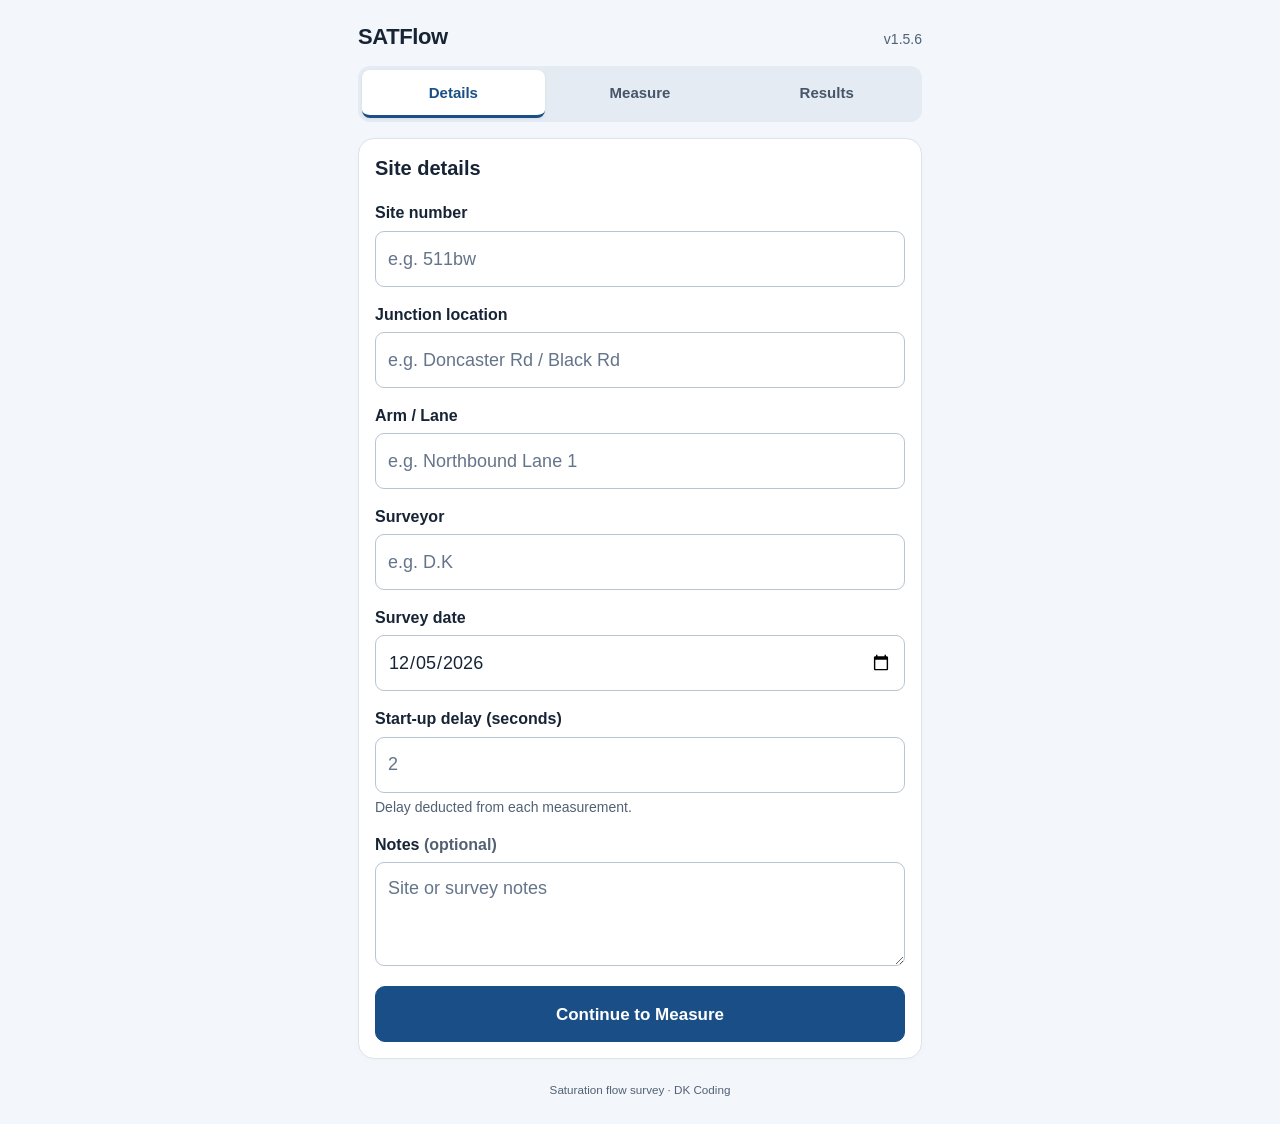
<file: index.html>
<!DOCTYPE html>
<html lang="en">
<head>
  <meta charset="UTF-8" />
  <meta name="viewport" content="width=device-width, initial-scale=1.0, viewport-fit=cover" />
  <meta name="theme-color" content="#f3f6fa" />
  <title>SATFlow</title>
  <link rel="stylesheet" href="css/styles.css" />
</head>
<body>
  <div class="app-shell">
    <header>
      <div class="app-header"><h1>SATFlow</h1><small class="app-version">v1.5.6</small></div>
      <nav aria-label="Survey screens">
        <button class="tab-btn active" data-tab="site" aria-controls="tab-site">Details</button>
        <button class="tab-btn" data-tab="measure" aria-controls="tab-measure">Measure</button>
        <button class="tab-btn" data-tab="results" aria-controls="tab-results">Results</button>
      </nav>
    </header>
    <main>
      <section id="tab-site" class="tab active" aria-labelledby="details-heading">
        <h2 id="details-heading">Site details</h2>
        <form id="site-form">
          <div class="grid compact">
            <div class="field"><label for="site">Site number</label><input type="text" id="site" placeholder="e.g. 511bw" /></div>
            <div class="field"><label for="junction">Junction location</label><input type="text" id="junction" placeholder="e.g. Doncaster Rd / Black Rd" /></div>
            <div class="field"><label for="arm">Arm / Lane</label><input type="text" id="arm" placeholder="e.g. Northbound Lane 1" /></div>
            <div class="field"><label for="surveyor">Surveyor</label><input type="text" id="surveyor" placeholder="e.g. D.K" /></div>
            <div class="field"><label for="date">Survey date</label><input type="date" id="date" /></div>
            <div class="field"><label for="delay">Start-up delay (seconds)</label><input type="number" id="delay" step="0.1" min="0" placeholder="2" aria-describedby="delay-help" /><p id="delay-help" class="hint">Delay deducted from each measurement.</p></div>
            <div class="field"><label for="notes">Notes <span class="muted">(optional)</span></label><textarea id="notes" rows="3" placeholder="Site or survey notes"></textarea></div>
          </div>
          <div class="actions"><button type="button" id="start-measurements" class="primary-action">Continue to Measure</button></div>
        </form>
      </section>
      <section id="tab-measure" class="tab" aria-label="Measurements">
        <div id="last-sample" class="last-sample" style="display:none" aria-live="polite">
          <div class="last-sample-heading"><strong>Last sample</strong><span>Sample <span id="last-sample-no">—</span></span></div>
          <div class="last-sample-value"><strong id="last-flow">—</strong><span>pcu/h</span></div>
        </div>
        <div class="timer-box"><div class="status-label">Timer</div><div id="timer-display" class="big">00:00.00</div><div id="delay-hint" class="hint">Counting starts 2s after Green</div></div>
        <div class="status-row">
          <div class="status-box"><div class="status-label">Current PCU</div><div id="pcu-display" class="metric-value">0</div></div>
          <div class="status-box"><div class="status-label">Live flow <span>(pcu/h)</span></div><div id="live-flow" class="metric-value">—</div></div>
        </div>
        <div class="controls controls-hidden" id="dock">
          <div class="veh-grid" aria-label="Record a vehicle">
            <button id="btn-car" class="vehicle" disabled>Car <small>1 PCU</small></button>
            <button id="btn-lgv" class="vehicle" disabled>LGV <small>1.5 PCU</small></button>
            <button id="btn-hgv" class="vehicle" disabled>Bus / HGV <small>2 PCU</small></button>
            <button id="btn-cycle" class="vehicle" disabled>Cycle <small>0.5 PCU</small></button>
          </div>
          <div class="timing-action">
            <button id="green-btn" class="primary">Green</button>
            <button id="end-of-sat-btn" class="danger" style="display:none">End of Sat</button>
          </div>
          <div class="admin-row">
            <button id="delete-last-btn" class="secondary">Delete Last Sample</button>
            <button id="end-survey-btn" class="secondary">End Survey</button>
          </div>
        </div>
      </section>
      <section id="tab-results" class="tab" aria-labelledby="results-heading">
        <h2 id="results-heading">Survey results</h2>
        <div id="summary" class="summary" aria-live="polite"></div>
        <div class="actions export-actions"><button id="export-csv" class="primary-action">Save CSV</button><button id="export-txt" class="secondary">Save TXT</button></div>
        <div id="sample-section" class="sample-section">
          <div class="section-heading"><h3>Recorded samples</h3><span id="sample-count" class="muted">0 samples</span></div>
          <p id="samples-empty" class="empty-state">No samples recorded yet.</p>
          <div class="table-wrap" tabindex="0" role="region" aria-label="Recorded samples: scroll for vehicle counts">
            <table id="samples-table">
              <caption class="sr-only">Retained survey samples, newest first. Totals include all samples.</caption>
              <thead><tr><th scope="col">Sample</th><th scope="col">PCU</th><th scope="col">Seconds</th><th scope="col">Flow<br />(pcu/h)</th><th scope="col">Car</th><th scope="col">LGV</th><th scope="col">HGV</th><th scope="col">Cycle</th></tr></thead>
              <tbody id="results-body"></tbody>
              <tfoot><tr id="results-totals-row"></tr></tfoot>
            </table>
          </div>
          <button id="samples-toggle" class="table-toggle" aria-expanded="false" aria-controls="results-body" hidden>Show all samples</button>
          <p class="table-note">Swipe the table to see vehicle counts. Saved files include every sample.</p>
        </div>
        <div class="clear-action"><button id="reset-survey-btn" class="ghost">Reset Survey</button></div>
      </section>
    </main>
    <footer><small>Saturation flow survey · DK Coding</small></footer>
  </div>
  <script type="module" src="scripts/main.js"></script>
  <script type="module" src="scripts/presentation.js"></script>
</body>
</html>
</file>
<file: css/styles.css>
/* Shared visual language with MOVA Speed Survey; survey logic is unchanged. */
:root { color-scheme: light; --ink: #172435; --muted: #526174; --accent: #194e87; --line: #dce3eb; }
* { box-sizing: border-box; }
body { margin: 0; background: #f3f6fa; color: var(--ink); font-family: -apple-system, BlinkMacSystemFont, "Segoe UI", Arial, sans-serif; font-size: 16px; line-height: 1.45; }
.app-shell { max-width: 592px; margin: 0 auto; padding: max(16px, env(safe-area-inset-top)) max(14px, env(safe-area-inset-right)) calc(24px + env(safe-area-inset-bottom)) max(14px, env(safe-area-inset-left)); }
.app-header { display: flex; align-items: baseline; justify-content: space-between; gap: 8px; margin-bottom: 16px; }
h1 { margin: 0; font-size: 22px; line-height: 1.2; letter-spacing: -.4px; }
h2 { margin: 0 0 20px; font-size: 20px; line-height: 1.3; }
h3 { margin: 0; font-size: 18px; }
.app-version, .muted, .hint, .table-note, footer { color: var(--muted); }
.app-version { font-size: 14px; white-space: nowrap; }
button, input, textarea { font: inherit; }
button { min-height: 56px; min-width: 0; padding: 12px; border: 1px solid var(--line); border-radius: 10px; background: #eef2f7; color: var(--ink); font-size: 17px; font-weight: 600; line-height: 1.25; cursor: pointer; touch-action: manipulation; -webkit-tap-highlight-color: transparent; }
button:active:not(:disabled) { filter: brightness(.94); }
button:disabled { color: #657084; background: #e9edf2; cursor: default; }
button:focus-visible, input:focus-visible, textarea:focus-visible, .table-wrap:focus-visible { outline: 3px solid #3b79b8; outline-offset: 3px; }
[hidden] { display: none !important; }
nav { display: flex; gap: 4px; padding: 4px; margin-bottom: 16px; background: #e5ebf2; border-radius: 12px; }
.tab-btn { flex: 1 1 0; min-height: 48px; padding: 10px 4px; border: 0; border-bottom: 3px solid transparent; border-radius: 8px; font-size: 15px; background: transparent; color: #46556a; }
.tab-btn.active { background: #fff; color: var(--accent); border-bottom-color: var(--accent); box-shadow: 0 1px 3px #192d4614; }
main, .tab, .field { min-width: 0; }
.tab { display: none; background: #fff; border: 1px solid var(--line); border-radius: 16px; padding: 16px; box-shadow: 0 2px 8px #192d4605; }
.tab.active { display: block; }
.grid { display: grid; gap: 16px; }
label { display: block; margin-bottom: 6px; font-weight: 600; }
input, textarea { display: block; width: 100%; min-width: 0; max-width: 100%; min-height: 56px; margin: 0; padding: 12px; border: 1px solid #b9c5d2; border-radius: 9px; color: var(--ink); background: #fff; font-size: 18px; }
input[type="date"] { appearance: none; -webkit-appearance: none; text-align: left; }
input::-webkit-date-and-time-value { text-align: left; min-width: 0; }
input::placeholder, textarea::placeholder { color: #64748a; }
textarea { resize: vertical; }
.hint { font-size: 14px; margin: 4px 0 0; }
.actions { display: grid; gap: 12px; margin-top: 20px; }
.primary-action { width: 100%; background: var(--accent); border-color: var(--accent); color: #fff; }
.last-sample { padding: 10px 12px; margin-bottom: 12px; border: 1px solid #c4d5e9; border-radius: 10px; background: #edf3fb; font-variant-numeric: tabular-nums; }
.last-sample-heading { display: flex; flex-wrap: wrap; justify-content: space-between; gap: 4px 8px; font-size: 15px; }
.last-sample-heading > span { color: var(--muted); font-size: 13px; }
.last-sample-value { display: flex; align-items: baseline; gap: 6px; }
.last-sample-value strong { font-size: 24px; }
.last-sample-value > span { color: var(--muted); font-size: 14px; }
.timer-box { text-align: center; margin-bottom: 12px; }
.status-label { color: var(--muted); font-size: 14px; }
.big { font-size: 34px; font-weight: 700; line-height: 1.25; font-variant-numeric: tabular-nums; }
.status-row { display: grid; grid-template-columns: repeat(2, minmax(0, 1fr)); gap: 12px; margin-bottom: 16px; }
.status-box { min-width: 0; padding: 10px 12px; border: 1px solid #e3e9f1; border-radius: 10px; background: #f4f7fb; }
.metric-value { font-size: 24px; font-weight: 650; font-variant-numeric: tabular-nums; overflow-wrap: anywhere; }
.status-label span { white-space: nowrap; }
.controls { display: grid; gap: 16px; }
.controls-hidden { display: none; }
.veh-grid { display: none; grid-template-columns: repeat(2, minmax(0, 1fr)); gap: 12px; }
body.counting .veh-grid { display: grid; }
.vehicle { min-height: 80px; background: #edf3fb; border-color: #c4d5e9; color: #194e87; font-size: 22px; user-select: none; -webkit-user-select: none; }
.vehicle small { display: block; margin-top: 4px; font-size: 14px; font-weight: 400; }
.timing-action { text-align: center; }
#green-btn { width: 164px; height: 164px; min-height: 164px; max-width: 164px; margin: 0 auto; padding: 0; border: 0; border-radius: 50%; background: #2e7d32; color: #fff; font-size: 30px; font-weight: 700; box-shadow: 0 4px 12px #183b2726; user-select: none; -webkit-user-select: none; }
#end-of-sat-btn { width: 100%; min-height: 72px; background: #b42323; border-color: #b42323; color: #fff; font-size: 24px; }
.admin-row { display: none; grid-template-columns: repeat(2, minmax(0, 1fr)); gap: 16px; }
body.idle.has-samples .admin-row { display: grid; }
.admin-row button { min-height: 64px; padding: 10px 8px; font-size: 16px; }
#end-survey-btn { background: #edf3fb; border-color: #c4d5e9; color: #194e87; }
.summary { padding: 16px; border: 1px solid #e3e9f1; border-radius: 10px; background: #f4f7fb; font-size: 16px; margin-bottom: 16px; }
.summary strong { display: block; margin-top: 4px; font-size: 30px; font-variant-numeric: tabular-nums; }
.summary:empty { display: none; }
.export-actions { grid-template-columns: repeat(2, minmax(0, 1fr)); margin: 0 0 24px; }
.section-heading { display: flex; flex-wrap: wrap; align-items: baseline; justify-content: space-between; gap: 4px 10px; margin-bottom: 12px; }
#sample-count, .table-note { font-size: 13px; }
.empty-state { padding: 16px 8px; text-align: center; color: var(--muted); margin: 0; }
.table-wrap { max-width: 100%; overflow-x: auto; border: 1px solid var(--line); border-radius: 10px; }
table { width: 100%; border-collapse: collapse; font-size: 15px; font-variant-numeric: tabular-nums; }
thead { background: #f3f6fa; color: var(--muted); }
th, td { padding: 10px 8px; text-align: right; border-bottom: 1px solid #e7ecf2; white-space: nowrap; }
th { font-size: 13px; font-weight: 600; }
th:first-child, td:first-child { text-align: left; }
tbody tr:not(.recent-sample) { display: none; }
.sample-section.expanded tbody tr { display: table-row; }
tfoot { background: #f3f6fa; }
.table-toggle { width: 100%; min-height: 48px; margin-top: 10px; background: #f5f8fc; color: var(--accent); font-size: 15px; }
.table-note { margin: 8px 0 0; }
.clear-action { margin-top: 24px; padding-top: 16px; border-top: 1px solid var(--line); }
#reset-survey-btn { width: 100%; background: #fff; border-color: #e5cccc; color: #9b2424; }
footer { margin-top: 20px; text-align: center; font-size: 14px; }
.sr-only { position: absolute; width: 1px; height: 1px; overflow: hidden; clip-path: inset(50%); white-space: nowrap; }
.preview-note { display: flex; justify-content: space-between; align-items: center; gap: 12px; margin: 0 0 16px; font-size: 14px; color: var(--muted); }
.preview-note strong { background: #fff1d5; color: #754800; border-radius: 6px; padding: 4px 8px; font-size: 12px; }
a { color: var(--accent); }
@media (max-width: 350px) { .app-shell { padding-left: 12px; padding-right: 12px; } .tab { padding: 12px; } h1 { font-size: 20px; } .status-box { padding: 8px; } }
@media (min-width: 700px) { .app-shell { padding-top: 24px; } }
</file>
